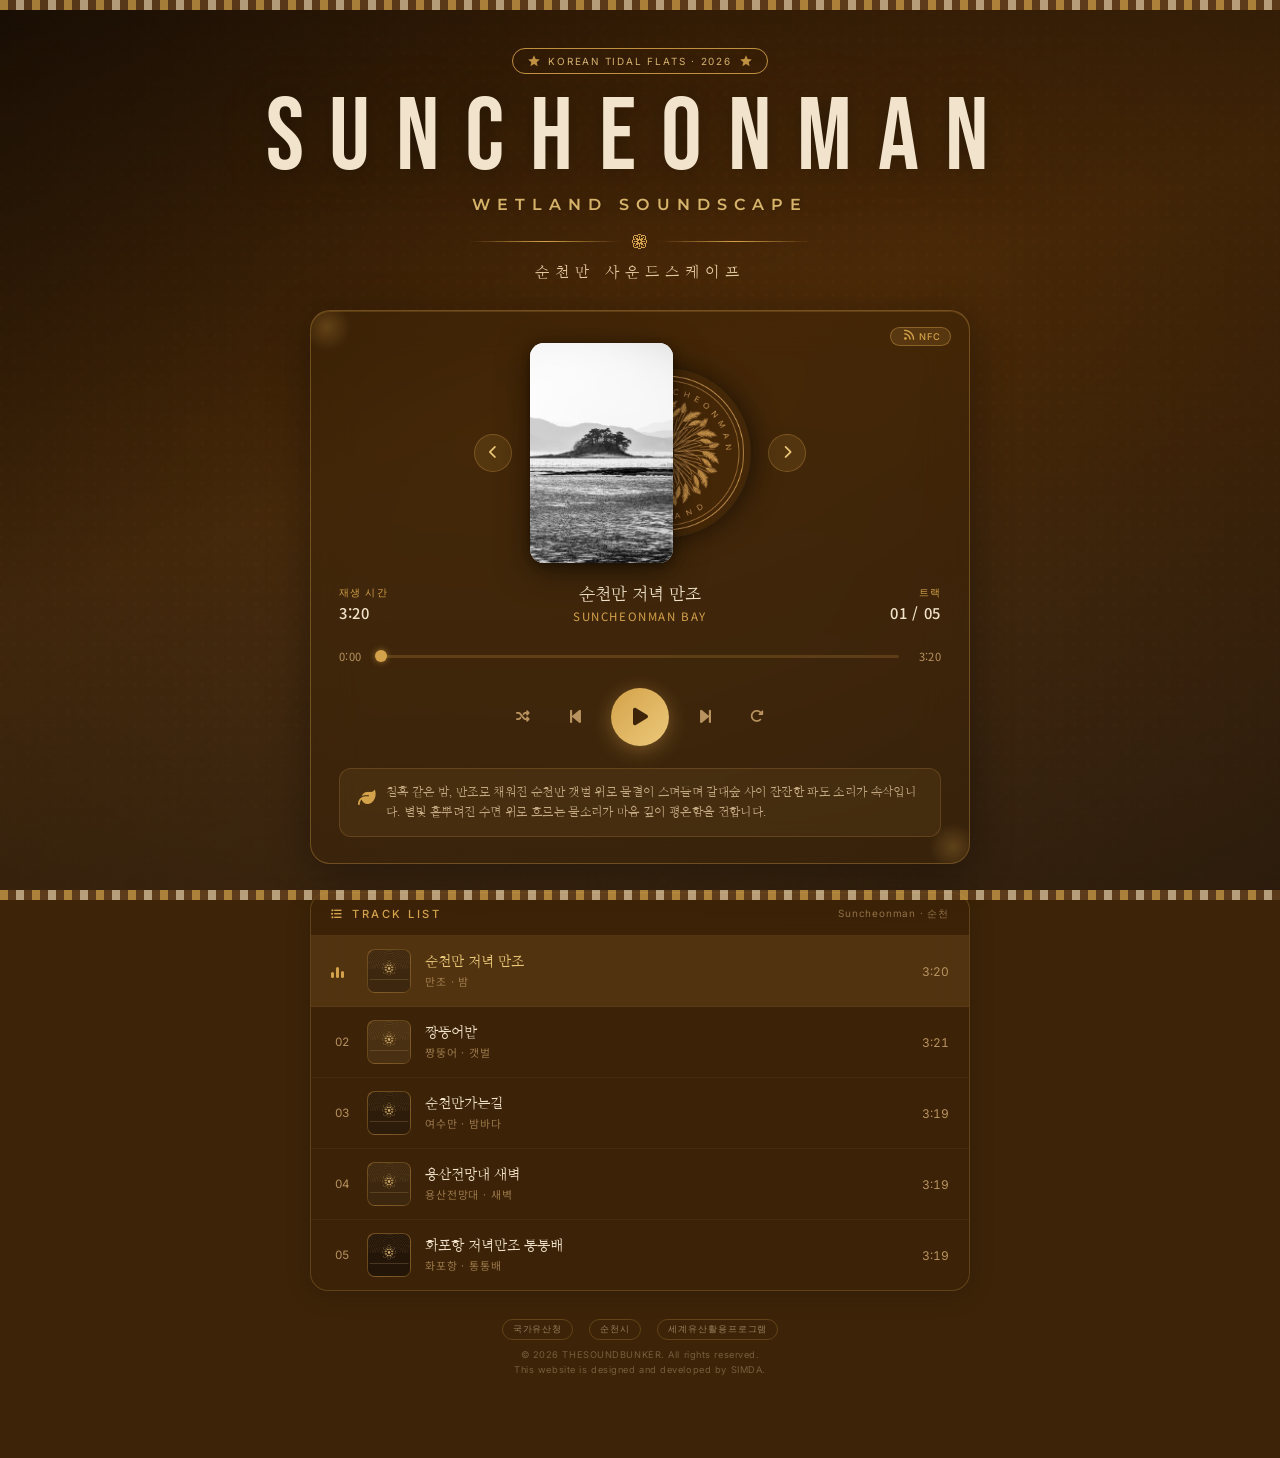
<file: suncheonman/index.html>
<!DOCTYPE html>
<html lang="ko">
<head>
  <meta charset="UTF-8" />
  <meta name="viewport" content="width=device-width, initial-scale=1.0" />
  <title>Suncheonman Bay Soundscape — 순천만 사운드스케이프</title>
  <meta name="description" content="람사르 습지 · 한국의 갯벌 순천만의 소리를 담은 사운드트랙. 갈대숲 바람, 흑두루미 울음, 물길 소리로 만나는 순천만의 고요한 시간." />

  <!-- Open Graph / 링크 미리보기 -->
  <meta property="og:type" content="website" />
  <meta property="og:title" content="Suncheonman Bay Soundscape — 순천만 사운드스케이프" />
  <meta property="og:description" content="람사르 습지 · 한국의 갯벌 순천만의 소리를 담은 사운드트랙. 갈대숲 바람, 흑두루미 울음, 물길 소리로 만나는 순천만의 고요한 시간." />
  <meta property="og:image" content="https://soundcollect1.onrender.com/suncheonman/images/cd_cover.jpg" />
  <meta property="og:image:width" content="900" />
  <meta property="og:image:height" content="900" />
  <meta property="og:url" content="https://soundcollect1.onrender.com/suncheonman" />
  <meta name="twitter:card" content="summary_large_image" />
  <meta name="twitter:title" content="Suncheonman Bay Soundscape — 순천만 사운드스케이프" />
  <meta name="twitter:description" content="람사르 습지 · 한국의 갯벌 순천만의 소리를 담은 사운드트랙." />
  <meta name="twitter:image" content="https://soundcollect1.onrender.com/suncheonman/images/cd_cover.jpg" />

  <!-- Fonts -->
  <link rel="preconnect" href="https://fonts.googleapis.com" />
  <link rel="preconnect" href="https://fonts.gstatic.com" crossorigin />
  <link href="https://fonts.googleapis.com/css2?family=Nanum+Myeongjo:wght@400;700;800&family=Bebas+Neue&family=Montserrat:wght@300;400;500;600;700&family=Noto+Sans+KR:wght@300;400;500&family=Inter:wght@300;400;500&display=swap" rel="stylesheet" />

  <!-- Icons -->
  <link rel="stylesheet" href="https://cdn.jsdelivr.net/npm/@fortawesome/fontawesome-free@6.4.0/css/all.min.css" />

  <!-- Styles -->
  <link rel="stylesheet" href="/suncheonman/css/style.css" />
</head>
<body>

  <!-- 단청 상단 장식 -->
  <div class="danchung-top" aria-hidden="true"></div>
  <div class="danchung-bottom" aria-hidden="true"></div>

  <!-- 배경 레이어 -->
  <div class="bg-overlay" id="bgOverlay"></div>
  <div class="bg-image"   id="bgImage"></div>

  <!-- ════════ 메인 컨테이너 ════════ -->
  <main class="player-container">

    <!-- ── 헤더 타이틀 ── -->
    <header class="header-area">
      <div class="unesco-badge" aria-label="한국의 갯벌 세계유산">
        Korean Tidal Flats · 2026
      </div>

      <h1 class="title-en"><span class="title-main">Suncheonman</span><span class="title-sub">Wetland Soundscape</span></h1>

      <div class="title-divider" aria-hidden="true">
        <span class="lotus-icon">❁</span>
      </div>

      <p class="title-ko">순천만 사운드스케이프</p>
    </header>

    <!-- ── 플레이어 카드 ── -->
    <section class="player-card" aria-label="음악 플레이어">

      <!-- NFC 배지 -->
      <div class="nfc-badge" aria-label="NFC 지원">
        <i class="fas fa-wifi" style="font-size:0.7rem;transform:rotate(45deg)"></i>
        NFC
      </div>

      <!-- 앨범 / 바이닐 -->
      <div class="artwork-section">
        <button class="nav-btn prev-btn" id="prevTrack" aria-label="이전 트랙">
          <i class="fas fa-chevron-left"></i>
        </button>

        <div class="artwork-wrapper">
          <div class="album-art" id="albumArt">
            <img src="/suncheonman/images/cd_cover.jpg" alt="CD 커버" id="albumImg" />
            <div class="album-fallback" id="albumFallback">
              <i class="fas fa-feather"></i>
            </div>
          </div>
          <div class="vinyl" id="vinyl">
            <img src="/suncheonman/images/cd_disc.png" alt="CD 디스크" class="cd-disc-img" />
          </div>
        </div>

        <button class="nav-btn next-btn" id="nextTrack" aria-label="다음 트랙">
          <i class="fas fa-chevron-right"></i>
        </button>
      </div>

      <!-- 메타 정보 -->
      <div class="meta-row">
        <div class="meta-left">
          <span class="meta-label">재생 시간</span>
          <span class="meta-value" id="totalDuration">0:00</span>
        </div>
        <div class="track-info-center">
          <p class="track-title" id="trackTitle">트랙을 선택하세요</p>
          <p class="track-artist" id="trackArtist">Suncheonman Bay</p>
        </div>
        <div class="meta-right">
          <span class="meta-label">트랙</span>
          <span class="meta-value" id="trackNumber">01 / 05</span>
        </div>
      </div>

      <!-- 진행바 -->
      <div class="progress-section">
        <span class="time-current" id="timeCurrent">0:00</span>
        <div class="progress-bar-wrap" id="progressWrap"
             role="slider" aria-label="재생 위치"
             aria-valuemin="0" aria-valuemax="100" aria-valuenow="0" tabindex="0">
          <div class="progress-bar-bg">
            <div class="progress-bar-fill" id="progressFill"></div>
            <div class="progress-thumb"    id="progressThumb"></div>
          </div>
        </div>
        <span class="time-total" id="timeTotal">0:00</span>
      </div>

      <!-- 컨트롤 -->
      <div class="controls-section">
        <button class="ctrl-btn ctrl-sm" id="shuffleBtn" aria-label="셔플" title="셔플">
          <i class="fas fa-random"></i>
        </button>
        <button class="ctrl-btn ctrl-md" id="prevBtn" aria-label="이전" title="이전">
          <i class="fas fa-step-backward"></i>
        </button>
        <button class="ctrl-btn ctrl-lg play-pause-btn" id="playPauseBtn" aria-label="재생/일시정지">
          <i class="fas fa-play" id="playIcon"></i>
        </button>
        <button class="ctrl-btn ctrl-md" id="nextBtn" aria-label="다음" title="다음">
          <i class="fas fa-step-forward"></i>
        </button>
        <button class="ctrl-btn ctrl-sm" id="repeatBtn" aria-label="반복" title="반복">
          <i class="fas fa-redo-alt"></i>
        </button>
      </div>

      <!-- 사운드 설명 -->
      <div class="sound-description">
        <span class="sound-icon"><i class="fas fa-leaf"></i></span>
        <p id="soundDesc">
          순천만 갈대숲을 스치는 바람 소리와 하늘을 가르는 흑두루미의 울음,
          S자 물길을 따라 흐르는 잔물결과 갯벌의 숨소리까지 — 순천만의 풍경을 고스란히 담았습니다.
        </p>
      </div>

    </section>

    <!-- ── 트랙 리스트 ── -->
    <section class="tracklist-section" aria-label="트랙 목록">
      <div class="tracklist-header">
        <div class="tracklist-header-left">
          <i class="fas fa-list-ul"></i>
          <span>TRACK LIST</span>
        </div>
        <div class="tracklist-header-right">Suncheonman · 순천</div>
      </div>
      <ul class="tracklist" id="tracklist" role="list">
        <!-- JS로 동적 생성 -->
      </ul>
    </section>

    <!-- ── 푸터 ── -->
    <footer class="site-footer">
      <div class="footer-logos">
        <span class="footer-badge">국가유산청</span>
        <span class="footer-badge">순천시</span>
        <span class="footer-badge">세계유산활용프로그램</span>
      </div>
      <p class="footer-copy">
        © 2026 THESOUNDBUNKER. All rights reserved.<br>
        This website is designed and developed by SIMDA.
      </p>
    </footer>

  </main>

  <!-- hidden audio -->
  <audio id="audioPlayer" preload="metadata"></audio>

  <script src="/suncheonman/js/player.js"></script>
</body>
</html>
</file>
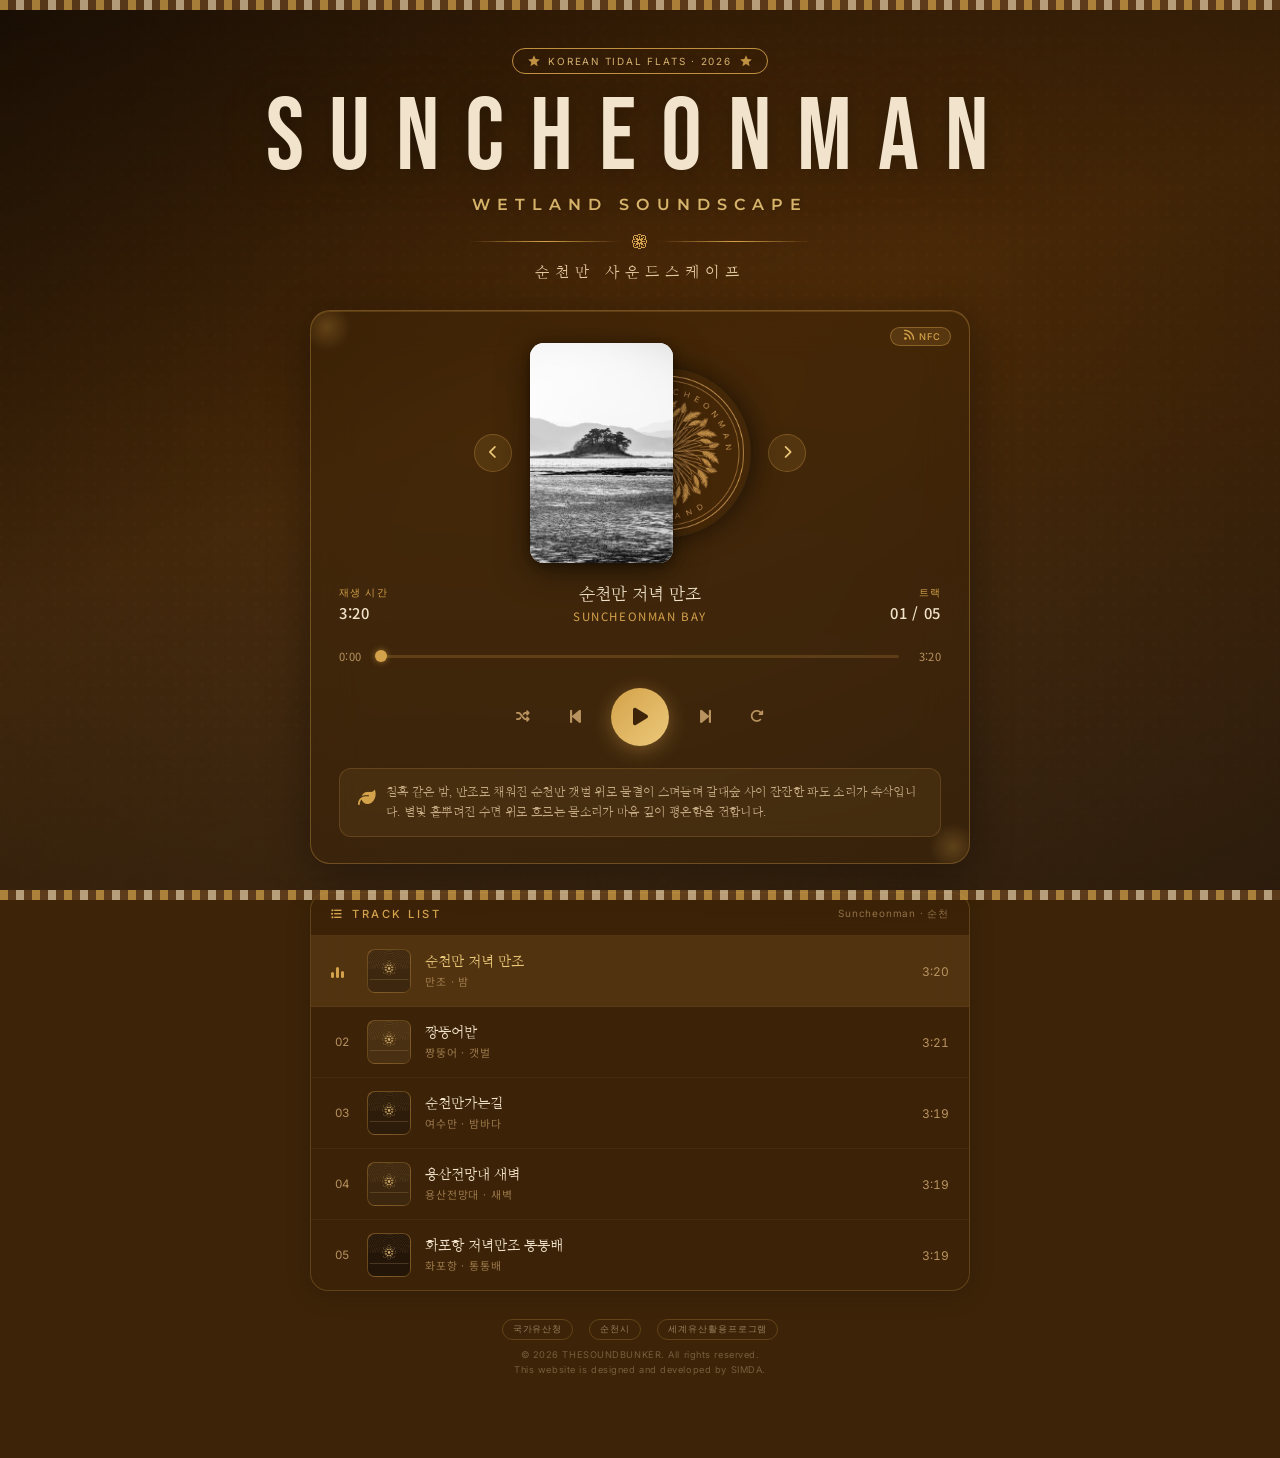
<file: suncheonman.html>
<!DOCTYPE html>
<html>
<head>
  <meta charset="UTF-8">
  <meta http-equiv="refresh" content="0; url=/suncheonman/">
  <link rel="canonical" href="/suncheonman/" />
  <title>Suncheonman Bay Soundscape — 순천만 사운드스케이프</title>
  <meta property="og:type" content="website" />
  <meta property="og:title" content="Suncheonman Bay Soundscape — 순천만 사운드스케이프" />
  <meta property="og:description" content="람사르 습지 · 한국의 갯벌 순천만의 소리를 담은 사운드트랙." />
  <meta property="og:image" content="https://soundcollect1.onrender.com/suncheonman/images/cd_cover.jpg" />
  <meta property="og:image:width" content="900" />
  <meta property="og:image:height" content="900" />
  <meta property="og:url" content="https://soundcollect1.onrender.com/suncheonman" />
  <meta name="twitter:card" content="summary_large_image" />
  <meta name="twitter:image" content="https://soundcollect1.onrender.com/suncheonman/images/cd_cover.jpg" />
</head>
<body>
  <script>window.location.replace('/suncheonman/');</script>
  <p><a href="/suncheonman/">여기를 클릭하세요</a></p>
</body>
</html>
</file>
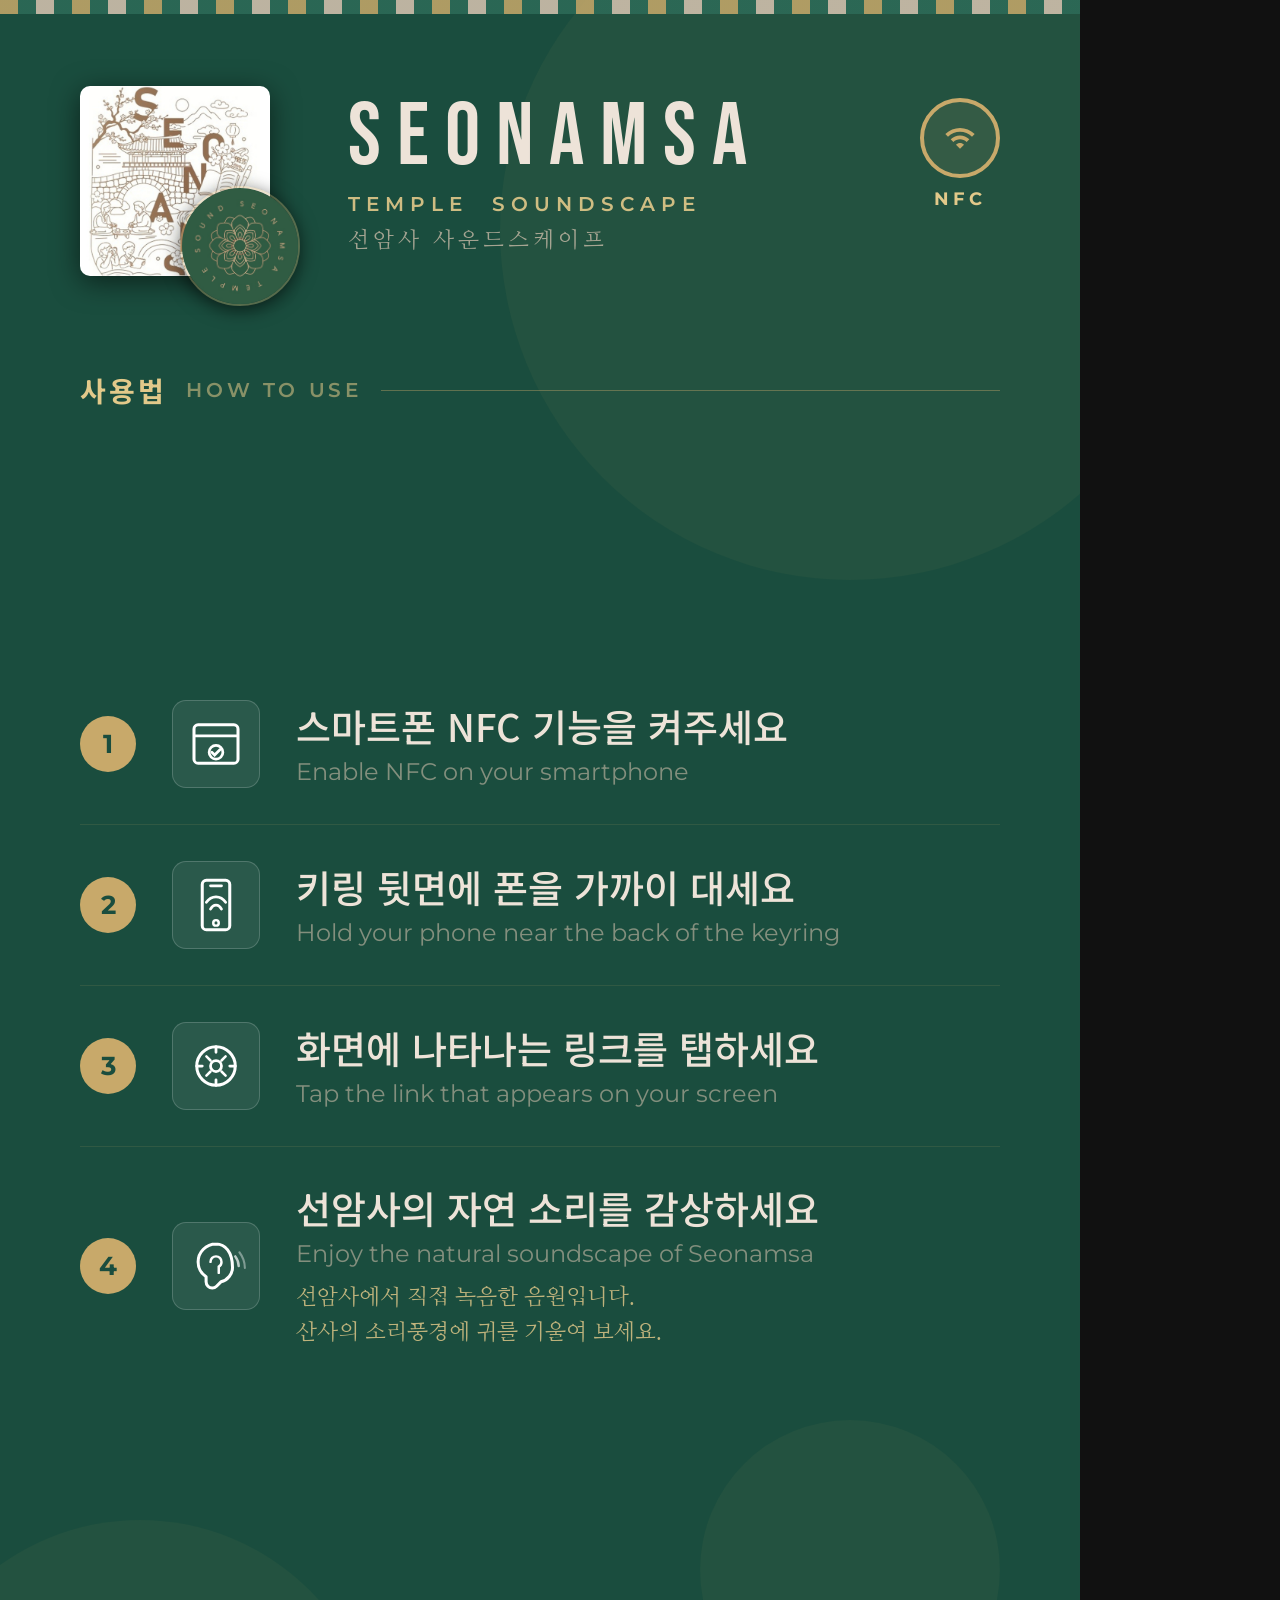
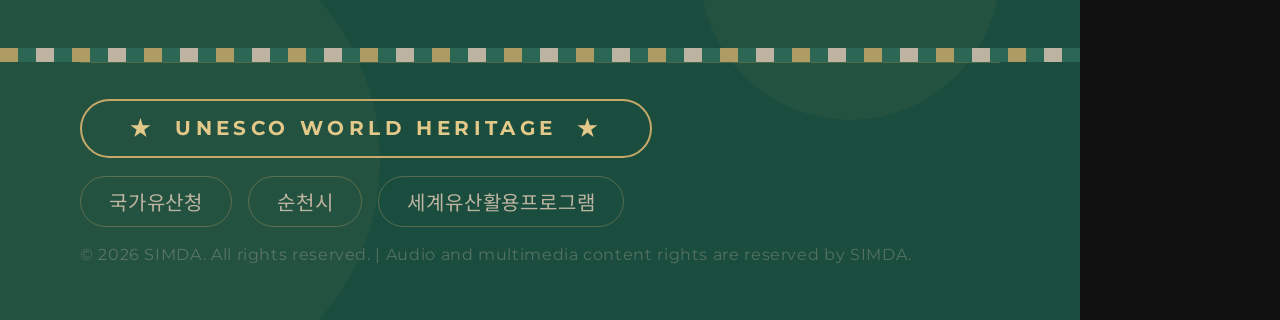
<file: seonamsa/nfc-guide-mobile.html>
<!DOCTYPE html>
<html lang="ko">
<head>
<meta charset="UTF-8"/>
<meta name="viewport" content="width=device-width, initial-scale=1.0"/>
<style>
@import url('https://fonts.googleapis.com/css2?family=Nanum+Myeongjo:wght@400;700&family=Bebas+Neue&family=Montserrat:wght@400;500;600;700&family=Noto+Sans+KR:wght@300;400;500;700&display=swap');

/* ── 1080 × 1920 px 고정 캔버스 ── */
* { box-sizing:border-box; margin:0; padding:0; }
html, body {
  width:1080px; height:1920px;
  overflow:hidden;
  background:#111;
  font-family:'Noto Sans KR',sans-serif;
}

.card {
  width:1080px; height:1920px;
  background:#1A4D3E;
  position:relative;
  overflow:hidden;
  display:flex;
  flex-direction:column;
}

/* ── 단청 장식 바 ── */
.dbar {
  width:100%; height:14px; flex-shrink:0;
  background:repeating-linear-gradient(90deg,
    #C8A96A 0,#C8A96A 18px,
    #2D6B58 18px,#2D6B58 36px,
    #D9C5B2 36px,#D9C5B2 54px,
    #2D6B58 54px,#2D6B58 72px);
  opacity:.85;
}

/* ── 배경 원 장식 ── */
.bgc {
  position:absolute; border-radius:50%;
  background:#C8A96A; opacity:.05; pointer-events:none;
}
.bgc.a { width:700px; height:700px; right:-120px; top:-120px; }
.bgc.b { width:480px; height:480px; left:-100px; bottom:-80px; }
.bgc.c { width:300px; height:300px; right:80px;  bottom:200px; }

/* ── 본문 영역 ── */
.body {
  flex:1;
  display:flex;
  flex-direction:column;
  padding:72px 80px 56px;
  gap:0;
  position:relative;
  z-index:1;
}

/* ── 헤더: CD 이미지 + 타이틀 + NFC ── */
.header {
  display:flex;
  align-items:flex-start;
  gap:48px;
  flex-shrink:0;
  margin-bottom:64px;
}

.cd-stack {
  position:relative;
  width:220px; height:220px;
  flex-shrink:0;
}
.cd-cover {
  position:absolute; top:0; left:0;
  width:190px; height:190px;
  border-radius:10px;
  object-fit:cover;
  box-shadow:0 6px 28px rgba(0,0,0,.55);
  z-index:1;
}
.cd-disc {
  position:absolute; bottom:0; right:0;
  width:120px; height:120px;
  border-radius:50%;
  object-fit:cover;
  box-shadow:0 4px 18px rgba(0,0,0,.6);
  z-index:2;
  border:2px solid rgba(200,169,106,.35);
}

.title-nfc {
  flex:1;
  display:flex;
  align-items:flex-start;
  justify-content:space-between;
}
.title-block { display:flex; flex-direction:column; gap:10px; padding-top:8px; }
.bt-main {
  font-family:'Bebas Neue',sans-serif;
  font-size:88px; letter-spacing:.18em; line-height:1;
  color:#EDE3D8;
}
.bt-sub {
  font-family:'Montserrat',sans-serif;
  font-size:20px; font-weight:600;
  letter-spacing:.30em; text-transform:uppercase;
  color:#E2C98A; opacity:.9;
}
.bt-ko {
  font-family:'Nanum Myeongjo',serif;
  font-size:22px; letter-spacing:.18em;
  color:#D9C5B2; opacity:.72;
}

.nfc-mark {
  display:flex; flex-direction:column;
  align-items:center; gap:10px;
  padding-top:12px;
}
.nfc-outer {
  width:80px; height:80px;
  border-radius:50%;
  border:4px solid #C8A96A;
  display:flex; align-items:center; justify-content:center;
  background:rgba(200,169,106,.1);
}
.nfc-txt {
  font-family:'Montserrat',sans-serif;
  font-size:18px; font-weight:700;
  letter-spacing:.22em; color:#E2C98A;
  text-transform:uppercase;
}

/* ── 구분선 헤더 ── */
.sec-label {
  display:flex; align-items:center; gap:20px;
  margin-bottom:48px;
  flex-shrink:0;
}
.sec-label-ko {
  font-family:'Noto Sans KR',sans-serif;
  font-size:28px; font-weight:700;
  color:#E2C98A; letter-spacing:.1em; white-space:nowrap;
}
.sec-label-en {
  font-family:'Montserrat',sans-serif;
  font-size:20px; font-weight:600;
  color:#E2C98A; letter-spacing:.18em;
  text-transform:uppercase; opacity:.55; white-space:nowrap;
}
.sec-line {
  flex:1; height:1px;
  background:rgba(200,169,106,.4);
}

/* ── 스텝 리스트 ── */
.steps { flex:1; display:flex; flex-direction:column; gap:0; justify-content:center; }

.step {
  display:flex; align-items:center;
  gap:36px; padding:36px 0;
  border-bottom:1px solid rgba(200,169,106,.12);
}
.step:last-child { border-bottom:none; }

.snum {
  width:56px; height:56px; flex-shrink:0;
  background-color:#C8A96A;
  border-radius:50%;
  display:flex; align-items:center; justify-content:center;
  font-family:'Montserrat',sans-serif;
  font-size:26px; font-weight:700;
  color:#1A4D3E;
}

.illust {
  width:88px; height:88px; flex-shrink:0;
  background:rgba(255,255,255,.07);
  border:1.5px solid rgba(255,255,255,.18);
  border-radius:14px;
  display:flex; align-items:center; justify-content:center;
  padding:10px;
}
.illust svg { width:100%; height:100%; }

.stxt { flex:1; }
.sko {
  font-family:'Noto Sans KR',sans-serif;
  font-size:38px; font-weight:500;
  color:#EDE3D8; line-height:1.3;
}
.sen {
  font-family:'Montserrat',sans-serif;
  font-size:24px; color:#D9C5B2;
  opacity:.55; line-height:1.3; margin-top:6px;
}
.snote {
  font-family:'Nanum Myeongjo',serif;
  font-size:22px; color:#E2C98A;
  opacity:.82; line-height:1.6; margin-top:10px;
}

/* ── 푸터 ── */
.footer {
  flex-shrink:0;
  border-top:1px solid rgba(200,169,106,.28);
  padding-top:36px;
  display:flex; flex-direction:column; gap:18px;
  position:relative; z-index:1;
}

.ubadge-row { display:flex; }
.ubadge {
  display:inline-block;
  padding:14px 48px;
  border-width:2px; border-style:solid; border-color:#C8A96A;
  border-radius:999px;
  font-family:'Montserrat',sans-serif;
  font-size:20px; font-weight:700;
  letter-spacing:.22em; color:#E2C98A;
  text-transform:uppercase; white-space:nowrap;
}

.orgs-row { display:flex; gap:16px; align-items:center; flex-wrap:wrap; }
.obadge {
  display:inline-block;
  padding:10px 28px;
  border-width:1.5px; border-style:solid; border-color:rgba(200,169,106,.4);
  border-radius:999px;
  font-family:'Noto Sans KR',sans-serif;
  font-size:20px; font-weight:400;
  color:#D9C5B2; letter-spacing:.04em; opacity:.85;
  white-space:nowrap;
}

.copy {
  font-family:'Montserrat',sans-serif;
  font-size:16px; color:#D9C5B2; opacity:.3;
  letter-spacing:.04em;
}
</style>
</head>
<body>
<div class="card">
  <!-- 배경 장식 -->
  <div class="bgc a"></div>
  <div class="bgc b"></div>
  <div class="bgc c"></div>

  <!-- 상단 단청 바 -->
  <div class="dbar"></div>

  <!-- 본문 -->
  <div class="body">

    <!-- 헤더 -->
    <div class="header">
      <div class="cd-stack">
        <img class="cd-cover" src="[data-uri]" alt="CD"/>
        <img class="cd-disc"  src="[data-uri]"  alt="Disc"/>
      </div>
      <div class="title-nfc">
        <div class="title-block">
          <div class="bt-main">SEONAMSA</div>
          <div class="bt-sub">TEMPLE&nbsp;&nbsp;SOUNDSCAPE</div>
          <div class="bt-ko">선암사 사운드스케이프</div>
        </div>
        <div class="nfc-mark">
          <div class="nfc-outer"><svg viewBox="0 0 24 24" fill="#C8A96A" xmlns="http://www.w3.org/2000/svg" style="width:32px;height:32px;">
  <path d="M1 9l2 2c4.97-4.97 13.03-4.97 18 0l2-2C16.93 2.93 7.08 2.93 1 9zm8 8l3 3 3-3c-1.65-1.66-4.34-1.66-6 0zm-4-4l2 2c2.76-2.76 7.24-2.76 10 0l2-2C15.14 9.14 8.87 9.14 5 13z"/>
</svg></div>
          <div class="nfc-txt">NFC</div>
        </div>
      </div>
    </div>

    <!-- 사용법 섹션 헤더 -->
    <div class="sec-label">
      <span class="sec-label-ko">사용법</span>
      <span class="sec-label-en">How to Use</span>
      <div class="sec-line"></div>
    </div>

    <!-- 스텝 4개 -->
    <div class="steps">
      
    <div class="step">
      <div class="snum">1</div>
      <div class="illust"><svg viewBox="0 0 48 48" fill="none" xmlns="http://www.w3.org/2000/svg">
  <rect x="8" y="10" width="32" height="28" rx="3" stroke="white" stroke-width="2.2"/>
  <path d="M8 18h32" stroke="white" stroke-width="2"/>
  <circle cx="24" cy="30" r="5" stroke="white" stroke-width="2"/>
  <path d="M21 30l2 2 4-4" stroke="white" stroke-width="2" stroke-linecap="round"/>
</svg></div>
      <div class="stxt">
        <div class="sko">스마트폰 NFC 기능을 켜주세요</div>
        <div class="sen">Enable NFC on your smartphone</div>
        
      </div>
    </div>
    <div class="step">
      <div class="snum">2</div>
      <div class="illust"><svg viewBox="0 0 48 48" fill="none" xmlns="http://www.w3.org/2000/svg">
  <rect x="14" y="6" width="20" height="36" rx="3" stroke="white" stroke-width="2.2"/>
  <circle cx="24" cy="37" r="2" stroke="white" stroke-width="1.8"/>
  <path d="M20 10h8" stroke="white" stroke-width="2" stroke-linecap="round"/>
  <path d="M17 22c2-3 5-4 7-4s5 1 7 4" stroke="white" stroke-width="2" stroke-linecap="round"/>
  <path d="M20 27c1-2 2.5-3 4-3s3 1 4 3" stroke="white" stroke-width="2" stroke-linecap="round"/>
</svg></div>
      <div class="stxt">
        <div class="sko">키링 뒷면에 폰을 가까이 대세요</div>
        <div class="sen">Hold your phone near the back of the keyring</div>
        
      </div>
    </div>
    <div class="step">
      <div class="snum">3</div>
      <div class="illust"><svg viewBox="0 0 48 48" fill="none" xmlns="http://www.w3.org/2000/svg">
  <circle cx="24" cy="24" r="14" stroke="white" stroke-width="2.2"/>
  <circle cx="24" cy="24" r="4" stroke="white" stroke-width="2"/>
  <path d="M24 10v4M24 34v4M10 24h4M34 24h4" stroke="white" stroke-width="2" stroke-linecap="round"/>
  <path d="M17 17l3 3M28 28l3 3M17 31l3-3M28 20l3-3" stroke="white" stroke-width="1.8" stroke-linecap="round"/>
</svg></div>
      <div class="stxt">
        <div class="sko">화면에 나타나는 링크를 탭하세요</div>
        <div class="sen">Tap the link that appears on your screen</div>
        
      </div>
    </div>
    <div class="step">
      <div class="snum">4</div>
      <div class="illust"><svg viewBox="0 0 48 48" fill="none" xmlns="http://www.w3.org/2000/svg">
  <path d="M24 8c-7.2 0-13 5.8-13 13 0 4.5 2.3 8.5 5.8 10.8v3.7c0 2.5 2 4.5 4.5 4.5 1.2 0 2.3-.5 3.1-1.3l3.2-3.2c4.9-1.2 8.4-5.6 8.4-10.5C36 13.8 30.6 8 24 8z" stroke="white" stroke-width="2.2" stroke-linejoin="round"/>
  <path d="M20 21c0-2.2 1.8-4 4-4s4 1.8 4 4c0 1.5-.8 2.8-2 3.5v4.5" stroke="white" stroke-width="1.8" stroke-linecap="round"/>
  <path d="M38 17c1.5 2 2.5 4.5 2.5 7" stroke="white" stroke-width="1.8" stroke-linecap="round" opacity="0.7"/>
  <path d="M41 14c2.5 3.2 4 7.2 4 11.5" stroke="white" stroke-width="1.5" stroke-linecap="round" opacity="0.4"/>
</svg></div>
      <div class="stxt">
        <div class="sko">선암사의 자연 소리를 감상하세요</div>
        <div class="sen">Enjoy the natural soundscape of Seonamsa</div>
        <div class="snote">선암사에서 직접 녹음한 음원입니다.<br>산사의 소리풍경에 귀를 기울여 보세요.</div>
      </div>
    </div>
    </div>

  </div>

  <!-- 하단 단청 바 -->
  <div class="dbar"></div>

  <!-- 푸터 (단청 바 위) -->
  <div style="padding:0 80px 56px; position:relative; z-index:1;">
    <div class="footer">
      <div class="ubadge-row">
        <span class="ubadge">★&nbsp;&nbsp;UNESCO WORLD HERITAGE&nbsp;&nbsp;★</span>
      </div>
      <div class="orgs-row">
        <span class="obadge">국가유산청</span>
        <span class="obadge">순천시</span>
        <span class="obadge">세계유산활용프로그램</span>
      </div>
      <div class="copy">© 2026 SIMDA. All rights reserved. | Audio and multimedia content rights are reserved by SIMDA.</div>
    </div>
  </div>

</div>
</body>
</html>
</file>
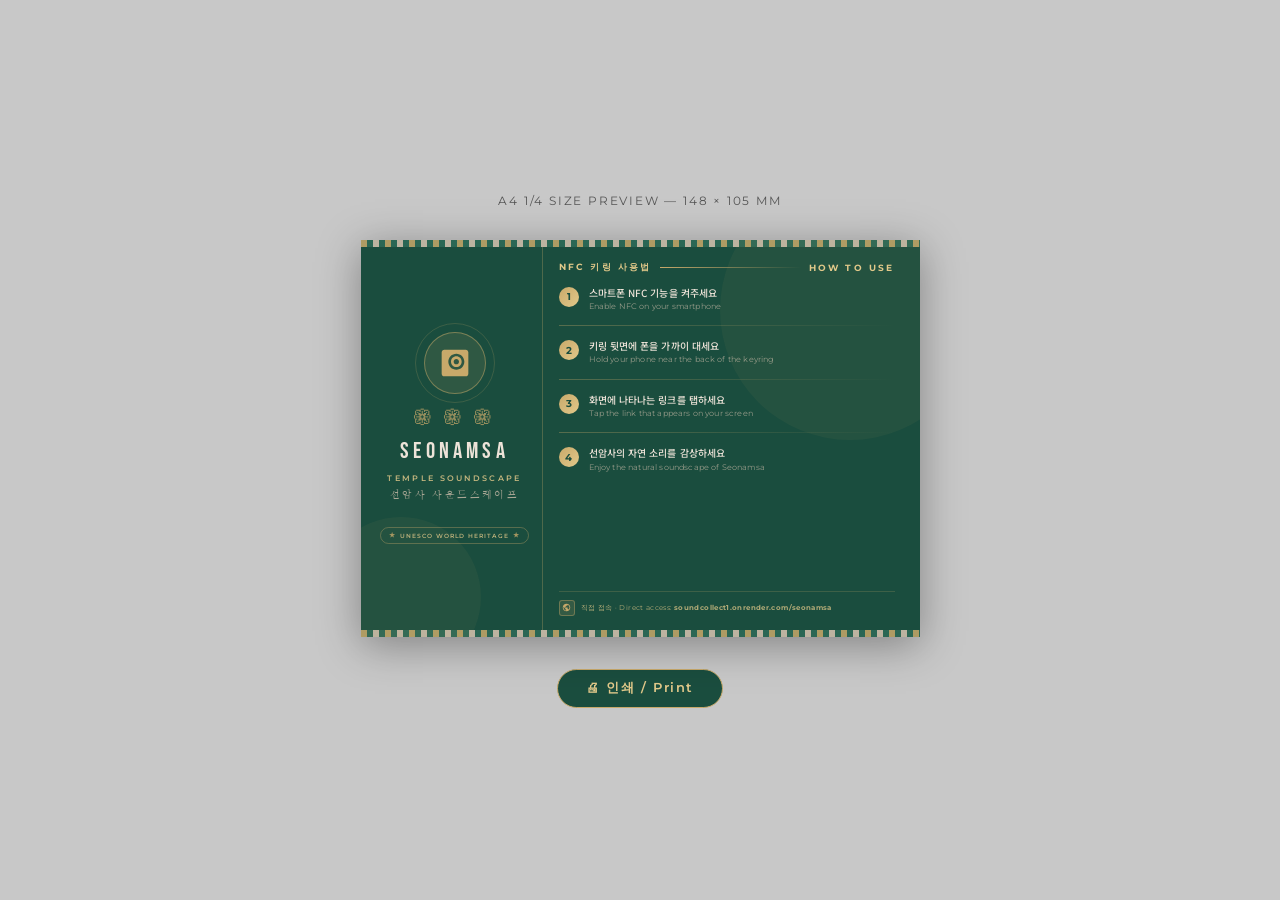
<file: seonamsa/nfc-guide.html>
<!DOCTYPE html>
<html lang="ko">
<head>
  <meta charset="UTF-8" />
  <meta name="viewport" content="width=device-width, initial-scale=1.0" />
  <title>NFC 키링 사용법 — 선암사 사운드스케이프</title>

  <link rel="preconnect" href="https://fonts.googleapis.com" />
  <link rel="preconnect" href="https://fonts.gstatic.com" crossorigin />
  <link href="https://fonts.googleapis.com/css2?family=Nanum+Myeongjo:wght@400;700&family=Bebas+Neue&family=Montserrat:wght@400;500;600;700&family=Noto+Sans+KR:wght@300;400;500;700&display=swap" rel="stylesheet" />

  <style>
    /* ── 팔레트 (선암사 디자인 시스템) ── */
    :root {
      --green-deep:  #1A4D3E;
      --green-mid:   #2D6B58;
      --green-light: #4A8A72;
      --beige:       #D9C5B2;
      --beige-light: #EDE3D8;
      --gold:        #C8A96A;
      --gold-light:  #E2C98A;
      --white:       #F8F4EE;
      --text-dark:   #1A2E26;
    }

    /* ── 리셋 ── */
    *, *::before, *::after { box-sizing: border-box; margin: 0; padding: 0; }

    /* ── 화면 미리보기 레이아웃 ── */
    body {
      background: #c8c8c8;
      display: flex;
      flex-direction: column;
      align-items: center;
      justify-content: center;
      min-height: 100vh;
      gap: 32px;
      padding: 40px 20px;
      font-family: 'Noto Sans KR', sans-serif;
    }

    .preview-label {
      font-family: 'Montserrat', sans-serif;
      font-size: 0.75rem;
      color: #555;
      letter-spacing: 0.15em;
      text-transform: uppercase;
    }

    /* ── A4 1/4 카드 (148mm × 105mm @ 96dpi ≈ 559×397px) ── */
    .card {
      width:  559px;
      height: 397px;
      background: var(--green-deep);
      position: relative;
      overflow: hidden;
      box-shadow: 0 8px 40px rgba(0,0,0,0.35);

      /* 인쇄 시 정확한 크기 */
      /* @media print: 148mm × 105mm */
    }

    /* ── 단청 상단 바 ── */
    .danchung-bar {
      position: absolute;
      left: 0; right: 0;
      height: 7px;
      background: repeating-linear-gradient(
        90deg,
        var(--gold)       0px,  var(--gold)       6px,
        var(--green-mid)  6px,  var(--green-mid)  12px,
        var(--beige)      12px, var(--beige)       18px,
        var(--green-mid)  18px, var(--green-mid)   24px
      );
      opacity: 0.85;
    }
    .danchung-bar.top    { top: 0; }
    .danchung-bar.bottom { bottom: 0; }

    /* ── 배경 원형 장식 (연꽃 느낌) ── */
    .bg-circle {
      position: absolute;
      border-radius: 50%;
      opacity: 0.06;
      background: var(--gold);
    }
    .bg-circle.c1 { width: 260px; height: 260px; right: -60px; top: -60px; }
    .bg-circle.c2 { width: 160px; height: 160px; left: -40px; bottom: -40px; }

    /* ── 메인 레이아웃: 좌(아이콘+타이틀) / 우(스텝) ── */
    .card-inner {
      position: absolute;
      inset: 7px;
      display: flex;
      gap: 0;
    }

    /* ── 좌측 패널 ── */
    .panel-left {
      width: 175px;
      flex-shrink: 0;
      display: flex;
      flex-direction: column;
      align-items: center;
      justify-content: center;
      gap: 10px;
      padding: 14px 12px;
      border-right: 1px solid rgba(200,169,106,0.3);
    }

    /* NFC 웨이브 아이콘 (SVG 인라인) */
    .nfc-icon-wrap {
      width: 62px;
      height: 62px;
      background: rgba(200,169,106,0.12);
      border: 1.5px solid rgba(200,169,106,0.5);
      border-radius: 50%;
      display: flex;
      align-items: center;
      justify-content: center;
      position: relative;
    }
    .nfc-icon-wrap::before {
      content: '';
      position: absolute;
      width: 80px; height: 80px;
      border: 1px solid rgba(200,169,106,0.2);
      border-radius: 50%;
    }

    .nfc-icon-wrap svg {
      width: 32px;
      height: 32px;
      fill: var(--gold);
    }

    /* 단청 연꽃 소형 */
    .lotus-small {
      font-size: 1.1rem;
      color: var(--gold);
      opacity: 0.7;
      letter-spacing: 4px;
    }

    .left-title-en {
      font-family: 'Bebas Neue', sans-serif;
      font-size: 1.45rem;
      color: var(--beige-light);
      letter-spacing: 0.18em;
      text-align: center;
      line-height: 1.1;
    }
    .left-title-sub {
      font-family: 'Montserrat', sans-serif;
      font-size: 0.48rem;
      font-weight: 600;
      color: var(--gold-light);
      letter-spacing: 0.3em;
      text-transform: uppercase;
      text-align: center;
      opacity: 0.85;
    }
    .left-title-ko {
      font-family: 'Nanum Myeongjo', serif;
      font-size: 0.6rem;
      color: var(--beige);
      letter-spacing: 0.25em;
      text-align: center;
      opacity: 0.75;
      margin-top: -4px;
    }

    /* UNESCO 배지 소형 */
    .mini-badge {
      display: inline-flex;
      align-items: center;
      gap: 4px;
      padding: 3px 8px;
      border: 1px solid rgba(200,169,106,0.45);
      border-radius: 100px;
      font-family: 'Montserrat', sans-serif;
      font-size: 0.38rem;
      font-weight: 600;
      letter-spacing: 0.16em;
      color: var(--gold-light);
      text-transform: uppercase;
      opacity: 0.8;
    }
    .mini-badge::before,
    .mini-badge::after {
      content: '★';
      font-size: 0.38rem;
      color: var(--gold);
    }

    /* ── 우측 패널 ── */
    .panel-right {
      flex: 1;
      display: flex;
      flex-direction: column;
      justify-content: center;
      padding: 14px 18px 14px 16px;
      gap: 0;
    }

    /* 헤더 라인 */
    .guide-header {
      display: flex;
      align-items: center;
      gap: 8px;
      margin-bottom: 12px;
    }
    .guide-header-line {
      flex: 1;
      height: 1px;
      background: linear-gradient(90deg, var(--gold), transparent);
    }
    .guide-header-text {
      font-family: 'Montserrat', sans-serif;
      font-size: 0.55rem;
      font-weight: 700;
      letter-spacing: 0.25em;
      color: var(--gold-light);
      text-transform: uppercase;
      white-space: nowrap;
    }

    /* 스텝 목록 */
    .steps {
      display: flex;
      flex-direction: column;
      gap: 9px;
      flex: 1;
    }

    .step {
      display: flex;
      align-items: flex-start;
      gap: 10px;
    }

    .step-num {
      width: 20px;
      height: 20px;
      flex-shrink: 0;
      background: linear-gradient(135deg, var(--gold), var(--gold-light));
      border-radius: 50%;
      display: flex;
      align-items: center;
      justify-content: center;
      font-family: 'Montserrat', sans-serif;
      font-size: 0.6rem;
      font-weight: 700;
      color: var(--green-deep);
      margin-top: 1px;
    }

    .step-text {
      flex: 1;
    }
    .step-ko {
      font-family: 'Noto Sans KR', sans-serif;
      font-size: 0.62rem;
      font-weight: 500;
      color: var(--beige-light);
      line-height: 1.45;
      letter-spacing: 0.01em;
    }
    .step-en {
      font-family: 'Montserrat', sans-serif;
      font-size: 0.5rem;
      font-weight: 400;
      color: var(--beige);
      opacity: 0.65;
      line-height: 1.4;
      letter-spacing: 0.02em;
      margin-top: 1px;
    }

    /* 구분선 */
    .divider {
      height: 1px;
      background: linear-gradient(90deg, rgba(200,169,106,0.35), transparent);
      margin: 4px 0;
    }

    /* 하단 URL 힌트 */
    .url-hint {
      display: flex;
      align-items: center;
      gap: 6px;
      margin-top: 10px;
      padding-top: 8px;
      border-top: 1px solid rgba(200,169,106,0.2);
    }
    .url-hint-icon {
      width: 16px;
      height: 16px;
      background: rgba(200,169,106,0.15);
      border: 1px solid rgba(200,169,106,0.4);
      border-radius: 3px;
      display: flex;
      align-items: center;
      justify-content: center;
      flex-shrink: 0;
    }
    .url-hint-icon svg {
      width: 9px; height: 9px;
      fill: var(--gold);
    }
    .url-text {
      font-family: 'Montserrat', sans-serif;
      font-size: 0.46rem;
      color: var(--gold-light);
      letter-spacing: 0.05em;
      opacity: 0.75;
    }
    .url-text strong {
      font-weight: 700;
      opacity: 1;
      color: var(--gold-light);
    }

    /* ── 인쇄 스타일 ── */
    @media print {
      body {
        background: white;
        padding: 0;
        margin: 0;
        display: block;
      }
      .preview-label { display: none; }
      .print-btn     { display: none; }

      .card {
        width: 148mm;
        height: 105mm;
        box-shadow: none;
        page-break-after: avoid;
        margin: 0 auto;
      }
    }

    /* ── 인쇄 버튼 ── */
    .print-btn {
      padding: 10px 28px;
      background: var(--green-deep);
      color: var(--gold-light);
      border: 1px solid var(--gold);
      border-radius: 100px;
      font-family: 'Montserrat', sans-serif;
      font-size: 0.8rem;
      font-weight: 600;
      letter-spacing: 0.12em;
      cursor: pointer;
      transition: background 0.2s;
    }
    .print-btn:hover { background: var(--green-mid); }
  </style>
</head>
<body>

  <p class="preview-label">A4 1/4 Size Preview — 148 × 105 mm</p>

  <!-- ════════ 카드 본체 ════════ -->
  <div class="card">

    <!-- 단청 바 -->
    <div class="danchung-bar top"></div>
    <div class="danchung-bar bottom"></div>

    <!-- 배경 원형 장식 -->
    <div class="bg-circle c1"></div>
    <div class="bg-circle c2"></div>

    <div class="card-inner">

      <!-- ── 좌측 패널 ── -->
      <div class="panel-left">

        <!-- NFC 아이콘 -->
        <div class="nfc-icon-wrap">
          <svg viewBox="0 0 24 24" xmlns="http://www.w3.org/2000/svg">
            <path d="M20 2H4c-1.1 0-2 .9-2 2v16c0 1.1.9 2 2 2h16c1.1 0 2-.9 2-2V4c0-1.1-.9-2-2-2zm-7 15c-3.31 0-6-2.69-6-6s2.69-6 6-6 6 2.69 6 6-2.69 6-6 6zm0-10c-2.21 0-4 1.79-4 4s1.79 4 4 4 4-1.79 4-4-1.79-4-4-4zm0 6c-1.1 0-2-.9-2-2s.9-2 2-2 2 .9 2 2-.9 2-2 2z"/>
          </svg>
        </div>

        <div class="lotus-small">❁ ❁ ❁</div>

        <div class="left-title-en">SEONAMSA</div>
        <div class="left-title-sub">Temple Soundscape</div>
        <div class="left-title-ko">선암사 사운드스케이프</div>

        <div style="height:6px;"></div>

        <div class="mini-badge">UNESCO World Heritage</div>

      </div>

      <!-- ── 우측 패널 ── -->
      <div class="panel-right">

        <div class="guide-header">
          <span class="guide-header-text">NFC 키링 사용법</span>
          <div class="guide-header-line"></div>
          <span class="guide-header-text">How to Use</span>
        </div>

        <div class="steps">

          <div class="step">
            <div class="step-num">1</div>
            <div class="step-text">
              <div class="step-ko">스마트폰 NFC 기능을 켜주세요</div>
              <div class="step-en">Enable NFC on your smartphone</div>
            </div>
          </div>

          <div class="divider"></div>

          <div class="step">
            <div class="step-num">2</div>
            <div class="step-text">
              <div class="step-ko">키링 뒷면에 폰을 가까이 대세요</div>
              <div class="step-en">Hold your phone near the back of the keyring</div>
            </div>
          </div>

          <div class="divider"></div>

          <div class="step">
            <div class="step-num">3</div>
            <div class="step-text">
              <div class="step-ko">화면에 나타나는 링크를 탭하세요</div>
              <div class="step-en">Tap the link that appears on your screen</div>
            </div>
          </div>

          <div class="divider"></div>

          <div class="step">
            <div class="step-num">4</div>
            <div class="step-text">
              <div class="step-ko">선암사의 자연 소리를 감상하세요</div>
              <div class="step-en">Enjoy the natural soundscape of Seonamsa</div>
            </div>
          </div>

        </div>

        <!-- URL 힌트 -->
        <div class="url-hint">
          <div class="url-hint-icon">
            <svg viewBox="0 0 24 24" xmlns="http://www.w3.org/2000/svg">
              <path d="M12 2C6.48 2 2 6.48 2 12s4.48 10 10 10 10-4.48 10-10S17.52 2 12 2zm-1 17.93c-3.95-.49-7-3.85-7-7.93 0-.62.08-1.21.21-1.79L9 15v1c0 1.1.9 2 2 2v1.93zm6.9-2.54c-.26-.81-1-1.39-1.9-1.39h-1v-3c0-.55-.45-1-1-1H8v-2h2c.55 0 1-.45 1-1V7h2c1.1 0 2-.9 2-2v-.41c2.93 1.19 5 4.06 5 7.41 0 2.08-.8 3.97-2.1 5.39z"/>
            </svg>
          </div>
          <div class="url-text">
            직접 접속 · Direct access: <strong>soundcollect1.onrender.com/seonamsa</strong>
          </div>
        </div>

      </div>
    </div>
  </div>

  <button class="print-btn" onclick="window.print()">🖨 인쇄 / Print</button>

</body>
</html>
</file>
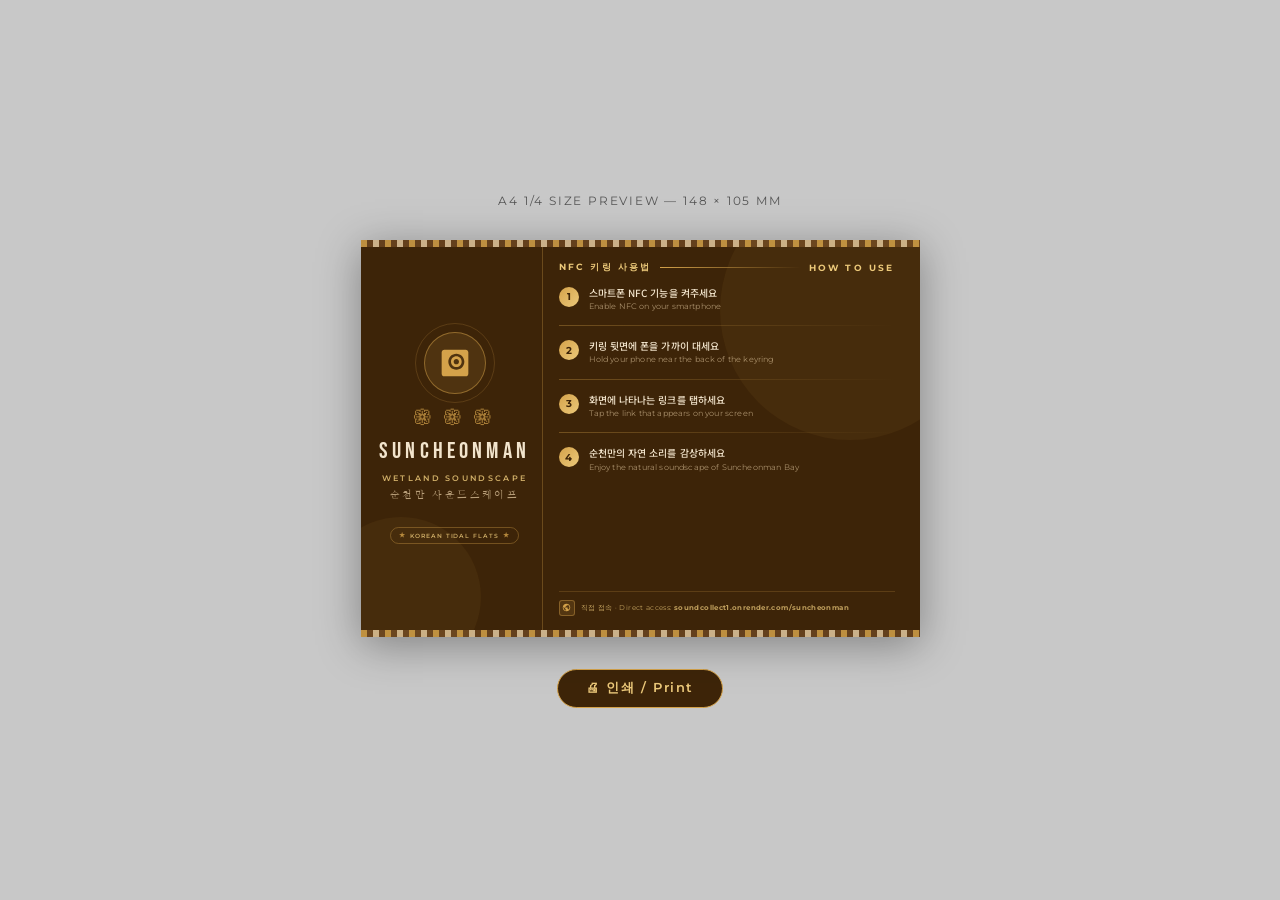
<file: suncheonman/nfc-guide.html>
<!DOCTYPE html>
<html lang="ko">
<head>
  <meta charset="UTF-8" />
  <meta name="viewport" content="width=device-width, initial-scale=1.0" />
  <title>NFC 키링 사용법 — 순천만 사운드스케이프</title>

  <link rel="preconnect" href="https://fonts.googleapis.com" />
  <link rel="preconnect" href="https://fonts.gstatic.com" crossorigin />
  <link href="https://fonts.googleapis.com/css2?family=Nanum+Myeongjo:wght@400;700&family=Bebas+Neue&family=Montserrat:wght@400;500;600;700&family=Noto+Sans+KR:wght@300;400;500;700&display=swap" rel="stylesheet" />

  <style>
    /* ── 팔레트 (순천만 디자인 시스템) ── */
    :root {
      --green-deep:  #3D2408;
      --green-mid:   #6B4520;
      --green-light: #9C6F35;
      --beige:       #E3C9A0;
      --beige-light: #F2E4CC;
      --gold:        #D4A24A;
      --gold-light:  #ECC97A;
      --white:       #FBF3E6;
      --text-dark:   #2E1D0F;
    }

    /* ── 리셋 ── */
    *, *::before, *::after { box-sizing: border-box; margin: 0; padding: 0; }

    /* ── 화면 미리보기 레이아웃 ── */
    body {
      background: #c8c8c8;
      display: flex;
      flex-direction: column;
      align-items: center;
      justify-content: center;
      min-height: 100vh;
      gap: 32px;
      padding: 40px 20px;
      font-family: 'Noto Sans KR', sans-serif;
    }

    .preview-label {
      font-family: 'Montserrat', sans-serif;
      font-size: 0.75rem;
      color: #555;
      letter-spacing: 0.15em;
      text-transform: uppercase;
    }

    /* ── A4 1/4 카드 (148mm × 105mm @ 96dpi ≈ 559×397px) ── */
    .card {
      width:  559px;
      height: 397px;
      background: var(--green-deep);
      position: relative;
      overflow: hidden;
      box-shadow: 0 8px 40px rgba(0,0,0,0.35);

      /* 인쇄 시 정확한 크기 */
      /* @media print: 148mm × 105mm */
    }

    /* ── 단청 상단 바 ── */
    .danchung-bar {
      position: absolute;
      left: 0; right: 0;
      height: 7px;
      background: repeating-linear-gradient(
        90deg,
        var(--gold)       0px,  var(--gold)       6px,
        var(--green-mid)  6px,  var(--green-mid)  12px,
        var(--beige)      12px, var(--beige)       18px,
        var(--green-mid)  18px, var(--green-mid)   24px
      );
      opacity: 0.85;
    }
    .danchung-bar.top    { top: 0; }
    .danchung-bar.bottom { bottom: 0; }

    /* ── 배경 원형 장식 (연꽃 느낌) ── */
    .bg-circle {
      position: absolute;
      border-radius: 50%;
      opacity: 0.06;
      background: var(--gold);
    }
    .bg-circle.c1 { width: 260px; height: 260px; right: -60px; top: -60px; }
    .bg-circle.c2 { width: 160px; height: 160px; left: -40px; bottom: -40px; }

    /* ── 메인 레이아웃: 좌(아이콘+타이틀) / 우(스텝) ── */
    .card-inner {
      position: absolute;
      inset: 7px;
      display: flex;
      gap: 0;
    }

    /* ── 좌측 패널 ── */
    .panel-left {
      width: 175px;
      flex-shrink: 0;
      display: flex;
      flex-direction: column;
      align-items: center;
      justify-content: center;
      gap: 10px;
      padding: 14px 12px;
      border-right: 1px solid rgba(212,162,74,0.3);
    }

    /* NFC 웨이브 아이콘 (SVG 인라인) */
    .nfc-icon-wrap {
      width: 62px;
      height: 62px;
      background: rgba(212,162,74,0.12);
      border: 1.5px solid rgba(212,162,74,0.5);
      border-radius: 50%;
      display: flex;
      align-items: center;
      justify-content: center;
      position: relative;
    }
    .nfc-icon-wrap::before {
      content: '';
      position: absolute;
      width: 80px; height: 80px;
      border: 1px solid rgba(212,162,74,0.2);
      border-radius: 50%;
    }

    .nfc-icon-wrap svg {
      width: 32px;
      height: 32px;
      fill: var(--gold);
    }

    /* 단청 연꽃 소형 */
    .lotus-small {
      font-size: 1.1rem;
      color: var(--gold);
      opacity: 0.7;
      letter-spacing: 4px;
    }

    .left-title-en {
      font-family: 'Bebas Neue', sans-serif;
      font-size: 1.45rem;
      color: var(--beige-light);
      letter-spacing: 0.18em;
      text-align: center;
      line-height: 1.1;
    }
    .left-title-sub {
      font-family: 'Montserrat', sans-serif;
      font-size: 0.48rem;
      font-weight: 600;
      color: var(--gold-light);
      letter-spacing: 0.3em;
      text-transform: uppercase;
      text-align: center;
      opacity: 0.85;
    }
    .left-title-ko {
      font-family: 'Nanum Myeongjo', serif;
      font-size: 0.6rem;
      color: var(--beige);
      letter-spacing: 0.25em;
      text-align: center;
      opacity: 0.75;
      margin-top: -4px;
    }

    /* UNESCO 배지 소형 */
    .mini-badge {
      display: inline-flex;
      align-items: center;
      gap: 4px;
      padding: 3px 8px;
      border: 1px solid rgba(212,162,74,0.45);
      border-radius: 100px;
      font-family: 'Montserrat', sans-serif;
      font-size: 0.38rem;
      font-weight: 600;
      letter-spacing: 0.16em;
      color: var(--gold-light);
      text-transform: uppercase;
      opacity: 0.8;
    }
    .mini-badge::before,
    .mini-badge::after {
      content: '★';
      font-size: 0.38rem;
      color: var(--gold);
    }

    /* ── 우측 패널 ── */
    .panel-right {
      flex: 1;
      display: flex;
      flex-direction: column;
      justify-content: center;
      padding: 14px 18px 14px 16px;
      gap: 0;
    }

    /* 헤더 라인 */
    .guide-header {
      display: flex;
      align-items: center;
      gap: 8px;
      margin-bottom: 12px;
    }
    .guide-header-line {
      flex: 1;
      height: 1px;
      background: linear-gradient(90deg, var(--gold), transparent);
    }
    .guide-header-text {
      font-family: 'Montserrat', sans-serif;
      font-size: 0.55rem;
      font-weight: 700;
      letter-spacing: 0.25em;
      color: var(--gold-light);
      text-transform: uppercase;
      white-space: nowrap;
    }

    /* 스텝 목록 */
    .steps {
      display: flex;
      flex-direction: column;
      gap: 9px;
      flex: 1;
    }

    .step {
      display: flex;
      align-items: flex-start;
      gap: 10px;
    }

    .step-num {
      width: 20px;
      height: 20px;
      flex-shrink: 0;
      background: linear-gradient(135deg, var(--gold), var(--gold-light));
      border-radius: 50%;
      display: flex;
      align-items: center;
      justify-content: center;
      font-family: 'Montserrat', sans-serif;
      font-size: 0.6rem;
      font-weight: 700;
      color: var(--green-deep);
      margin-top: 1px;
    }

    .step-text {
      flex: 1;
    }
    .step-ko {
      font-family: 'Noto Sans KR', sans-serif;
      font-size: 0.62rem;
      font-weight: 500;
      color: var(--beige-light);
      line-height: 1.45;
      letter-spacing: 0.01em;
    }
    .step-en {
      font-family: 'Montserrat', sans-serif;
      font-size: 0.5rem;
      font-weight: 400;
      color: var(--beige);
      opacity: 0.65;
      line-height: 1.4;
      letter-spacing: 0.02em;
      margin-top: 1px;
    }

    /* 구분선 */
    .divider {
      height: 1px;
      background: linear-gradient(90deg, rgba(212,162,74,0.35), transparent);
      margin: 4px 0;
    }

    /* 하단 URL 힌트 */
    .url-hint {
      display: flex;
      align-items: center;
      gap: 6px;
      margin-top: 10px;
      padding-top: 8px;
      border-top: 1px solid rgba(212,162,74,0.2);
    }
    .url-hint-icon {
      width: 16px;
      height: 16px;
      background: rgba(212,162,74,0.15);
      border: 1px solid rgba(212,162,74,0.4);
      border-radius: 3px;
      display: flex;
      align-items: center;
      justify-content: center;
      flex-shrink: 0;
    }
    .url-hint-icon svg {
      width: 9px; height: 9px;
      fill: var(--gold);
    }
    .url-text {
      font-family: 'Montserrat', sans-serif;
      font-size: 0.46rem;
      color: var(--gold-light);
      letter-spacing: 0.05em;
      opacity: 0.75;
    }
    .url-text strong {
      font-weight: 700;
      opacity: 1;
      color: var(--gold-light);
    }

    /* ── 인쇄 스타일 ── */
    @media print {
      body {
        background: white;
        padding: 0;
        margin: 0;
        display: block;
      }
      .preview-label { display: none; }
      .print-btn     { display: none; }

      .card {
        width: 148mm;
        height: 105mm;
        box-shadow: none;
        page-break-after: avoid;
        margin: 0 auto;
      }
    }

    /* ── 인쇄 버튼 ── */
    .print-btn {
      padding: 10px 28px;
      background: var(--green-deep);
      color: var(--gold-light);
      border: 1px solid var(--gold);
      border-radius: 100px;
      font-family: 'Montserrat', sans-serif;
      font-size: 0.8rem;
      font-weight: 600;
      letter-spacing: 0.12em;
      cursor: pointer;
      transition: background 0.2s;
    }
    .print-btn:hover { background: var(--green-mid); }
  </style>
</head>
<body>

  <p class="preview-label">A4 1/4 Size Preview — 148 × 105 mm</p>

  <!-- ════════ 카드 본체 ════════ -->
  <div class="card">

    <!-- 단청 바 -->
    <div class="danchung-bar top"></div>
    <div class="danchung-bar bottom"></div>

    <!-- 배경 원형 장식 -->
    <div class="bg-circle c1"></div>
    <div class="bg-circle c2"></div>

    <div class="card-inner">

      <!-- ── 좌측 패널 ── -->
      <div class="panel-left">

        <!-- NFC 아이콘 -->
        <div class="nfc-icon-wrap">
          <svg viewBox="0 0 24 24" xmlns="http://www.w3.org/2000/svg">
            <path d="M20 2H4c-1.1 0-2 .9-2 2v16c0 1.1.9 2 2 2h16c1.1 0 2-.9 2-2V4c0-1.1-.9-2-2-2zm-7 15c-3.31 0-6-2.69-6-6s2.69-6 6-6 6 2.69 6 6-2.69 6-6 6zm0-10c-2.21 0-4 1.79-4 4s1.79 4 4 4 4-1.79 4-4-1.79-4-4-4zm0 6c-1.1 0-2-.9-2-2s.9-2 2-2 2 .9 2 2-.9 2-2 2z"/>
          </svg>
        </div>

        <div class="lotus-small">❁ ❁ ❁</div>

        <div class="left-title-en">SUNCHEONMAN</div>
        <div class="left-title-sub">Wetland Soundscape</div>
        <div class="left-title-ko">순천만 사운드스케이프</div>

        <div style="height:6px;"></div>

        <div class="mini-badge">Korean Tidal Flats</div>

      </div>

      <!-- ── 우측 패널 ── -->
      <div class="panel-right">

        <div class="guide-header">
          <span class="guide-header-text">NFC 키링 사용법</span>
          <div class="guide-header-line"></div>
          <span class="guide-header-text">How to Use</span>
        </div>

        <div class="steps">

          <div class="step">
            <div class="step-num">1</div>
            <div class="step-text">
              <div class="step-ko">스마트폰 NFC 기능을 켜주세요</div>
              <div class="step-en">Enable NFC on your smartphone</div>
            </div>
          </div>

          <div class="divider"></div>

          <div class="step">
            <div class="step-num">2</div>
            <div class="step-text">
              <div class="step-ko">키링 뒷면에 폰을 가까이 대세요</div>
              <div class="step-en">Hold your phone near the back of the keyring</div>
            </div>
          </div>

          <div class="divider"></div>

          <div class="step">
            <div class="step-num">3</div>
            <div class="step-text">
              <div class="step-ko">화면에 나타나는 링크를 탭하세요</div>
              <div class="step-en">Tap the link that appears on your screen</div>
            </div>
          </div>

          <div class="divider"></div>

          <div class="step">
            <div class="step-num">4</div>
            <div class="step-text">
              <div class="step-ko">순천만의 자연 소리를 감상하세요</div>
              <div class="step-en">Enjoy the natural soundscape of Suncheonman Bay</div>
            </div>
          </div>

        </div>

        <!-- URL 힌트 -->
        <div class="url-hint">
          <div class="url-hint-icon">
            <svg viewBox="0 0 24 24" xmlns="http://www.w3.org/2000/svg">
              <path d="M12 2C6.48 2 2 6.48 2 12s4.48 10 10 10 10-4.48 10-10S17.52 2 12 2zm-1 17.93c-3.95-.49-7-3.85-7-7.93 0-.62.08-1.21.21-1.79L9 15v1c0 1.1.9 2 2 2v1.93zm6.9-2.54c-.26-.81-1-1.39-1.9-1.39h-1v-3c0-.55-.45-1-1-1H8v-2h2c.55 0 1-.45 1-1V7h2c1.1 0 2-.9 2-2v-.41c2.93 1.19 5 4.06 5 7.41 0 2.08-.8 3.97-2.1 5.39z"/>
            </svg>
          </div>
          <div class="url-text">
            직접 접속 · Direct access: <strong>soundcollect1.onrender.com/suncheonman</strong>
          </div>
        </div>

      </div>
    </div>
  </div>

  <button class="print-btn" onclick="window.print()">🖨 인쇄 / Print</button>

</body>
</html>
</file>
<file: suncheonman/css/style.css>
/* ===================================================
   순천만 사운드트랙 — Suncheonman Bay Series
   컨셉: 갈대밭 골드 × 갯벌 앰버 × 노을 브라운
   =================================================== */

/* ── Google Fonts (추가: Nanum Myeongjo 한글 세리프) ── */
@import url('https://fonts.googleapis.com/css2?family=Nanum+Myeongjo:wght@400;700;800&family=Bebas+Neue&family=Montserrat:wght@300;400;500;600;700&family=Noto+Sans+KR:wght@300;400;500&family=Inter:wght@300;400;500&display=swap');

/* ══════════════════════════════════════════
   CSS 변수 — 순천만 팔레트 (반드시 최상단)
══════════════════════════════════════════ */
:root {
  --green-deep:    #3D2408;
  --green-mid:     #6B4520;
  --green-light:   #9C6F35;
  --green-pale:    #C9A06A;
  --beige:         #E3C9A0;
  --beige-light:   #F2E4CC;
  --beige-dark:    #B8935F;
  --gold:          #D4A24A;
  --gold-light:    #ECC97A;
  --white:         #FBF3E6;
  --text-dark:     #2E1D0F;
  --text-mid:      #5C4527;
  --text-light:    #A88860;

  /* 투명도 레이어 */
  --glass-bg:      rgba(61, 36, 8, 0.45);
  --glass-border:  rgba(212, 162, 74, 0.35);
  --glass-hover:   rgba(61, 36, 8, 0.60);
}

/* ── RESET ── */
*, *::before, *::after {
  box-sizing: border-box;
  margin: 0;
  padding: 0;
}

html, body {
  width: 100%;
  min-height: 100vh;
  font-family: 'Noto Sans KR', 'Inter', sans-serif;
  overflow-x: hidden;
}

/* ══════════════════════════════════════════
   배경 — 포레스트 그린 자연 그라디언트
══════════════════════════════════════════ */
body {
  background: #3D2408;
}

.bg-image {
  position: fixed;
  inset: 0;
  background: url('../images/background.jpg') center center / cover no-repeat;
  background-color: #3D2408;
  z-index: 0;
}

.bg-overlay {
  position: fixed;
  inset: 0;
  background: linear-gradient(
    160deg,
    rgba(20, 12, 4, 0.82) 0%,
    rgba(61, 36, 8, 0.70) 45%,
    rgba(40, 24, 9, 0.80) 100%
  );
  backdrop-filter: blur(1px);
  -webkit-backdrop-filter: blur(1px);
  z-index: 1;
}

/* ══════════════════════════════════════════
   단청 SVG 패턴 — 상단/하단 장식
══════════════════════════════════════════ */
.danchung-top,
.danchung-bottom {
  position: fixed;
  left: 0;
  right: 0;
  height: 10px;
  z-index: 3;
  background: repeating-linear-gradient(
    90deg,
    var(--gold)       0px,
    var(--gold)       8px,
    var(--green-mid)  8px,
    var(--green-mid)  16px,
    var(--beige)      16px,
    var(--beige)      24px,
    var(--green-mid)  24px,
    var(--green-mid)  32px
  );
  opacity: 0.75;
}
.danchung-top    { top: 0; }
.danchung-bottom { bottom: 0; }

/* ══════════════════════════════════════════
   메인 컨테이너
══════════════════════════════════════════ */
.player-container {
  position: relative;
  z-index: 2;
  min-height: 100vh;
  display: flex;
  flex-direction: column;
  align-items: center;
  justify-content: flex-start;
  padding: 48px 16px 64px;
  gap: 28px;
}

/* ══════════════════════════════════════════
   헤더 — 유네스코 배지 + 타이틀
══════════════════════════════════════════ */
.header-area {
  display: flex;
  flex-direction: column;
  align-items: center;
  gap: 14px;
  text-align: center;
  user-select: none;
}

.unesco-badge {
  display: inline-flex;
  align-items: center;
  gap: 7px;
  padding: 5px 14px;
  border: 1px solid var(--gold);
  border-radius: 100px;
  font-size: 0.62rem;
  letter-spacing: 0.18em;
  color: var(--gold-light);
  text-transform: uppercase;
  font-family: 'Inter', sans-serif;
  font-weight: 400;
  opacity: 0.88;
}
.unesco-badge::before,
.unesco-badge::after {
  content: '';
  width: 14px;
  height: 14px;
  background: var(--gold);
  mask-image: url("data:image/svg+xml,%3Csvg xmlns='http://www.w3.org/2000/svg' viewBox='0 0 24 24'%3E%3Cpath d='M12 2L9.19 8.63 2 9.24l5.46 4.73L5.82 21 12 17.27 18.18 21l-1.64-7.03L22 9.24l-7.19-.61L12 2z'/%3E%3C/svg%3E");
  -webkit-mask-image: url("data:image/svg+xml,%3Csvg xmlns='http://www.w3.org/2000/svg' viewBox='0 0 24 24'%3E%3Cpath d='M12 2L9.19 8.63 2 9.24l5.46 4.73L5.82 21 12 17.27 18.18 21l-1.64-7.03L22 9.24l-7.19-.61L12 2z'/%3E%3C/svg%3E");
  mask-size: contain;
  -webkit-mask-size: contain;
  mask-repeat: no-repeat;
  -webkit-mask-repeat: no-repeat;
  flex-shrink: 0;
}

.title-en {
  display: flex;
  flex-direction: column;
  align-items: center;
  gap: 2px;
  line-height: 1;
}

.title-main {
  font-family: 'Bebas Neue', sans-serif;
  font-style: normal;
  font-weight: 400;
  font-size: clamp(3.2rem, 10vw, 6.4rem);
  color: var(--beige-light);
  letter-spacing: 0.25em;
  text-transform: uppercase;
  text-shadow: 0 2px 28px rgba(0,0,0,0.45), 0 0 60px rgba(216,168,84,0.15);
  line-height: 1;
}

.title-sub {
  font-family: 'Montserrat', sans-serif;
  font-style: normal;
  font-weight: 600;
  font-size: clamp(0.72rem, 2.2vw, 0.98rem);
  color: var(--gold-light);
  letter-spacing: 0.45em;
  text-transform: uppercase;
  opacity: 0.88;
  line-height: 1.7;
  text-shadow: 0 1px 12px rgba(0,0,0,0.3);
}

.title-divider {
  display: flex;
  align-items: center;
  gap: 12px;
  width: 100%;
  max-width: 340px;
}
.title-divider::before,
.title-divider::after {
  content: '';
  flex: 1;
  height: 1px;
  background: linear-gradient(90deg, transparent, var(--gold), transparent);
}
.lotus-icon {
  font-size: 1rem;
  color: var(--gold);
  line-height: 1;
}

.title-ko {
  font-family: 'Nanum Myeongjo', serif;
  font-weight: 400;
  font-size: clamp(0.8rem, 2.2vw, 0.95rem);
  color: var(--beige);
  letter-spacing: 0.4em;
}

/* ══════════════════════════════════════════
   플레이어 카드
══════════════════════════════════════════ */
.player-card {
  width: 100%;
  max-width: 660px;
  background: var(--glass-bg);
  border: 1px solid var(--glass-border);
  border-radius: 20px;
  backdrop-filter: blur(22px);
  -webkit-backdrop-filter: blur(22px);
  padding: 32px 28px 26px;
  display: flex;
  flex-direction: column;
  gap: 22px;
  box-shadow:
    0 8px 40px rgba(0,0,0,0.35),
    inset 0 1px 0 rgba(212,162,74,0.2);
  position: relative;
  overflow: hidden;
}

/* 카드 모서리 단청 장식 */
.player-card::before,
.player-card::after {
  content: '';
  position: absolute;
  width: 48px;
  height: 48px;
  opacity: 0.25;
  background:
    radial-gradient(circle at 50% 50%, var(--gold) 0%, transparent 70%);
  pointer-events: none;
}
.player-card::before { top: -8px; left: -8px; }
.player-card::after  { bottom: -8px; right: -8px; }

/* ── 앨범/바이닐 영역 ── */
.artwork-section {
  display: flex;
  align-items: center;
  justify-content: center;
  gap: 18px;
}

.artwork-wrapper {
  position: relative;
  width: 220px;
  height: 220px;
  flex-shrink: 0;
}

/* ── CD 커버 (실제 이미지) ── */
.album-art {
  position: absolute;
  left: 0;
  top: 0;
  width: 65%;
  height: 100%;
  border-radius: 14px;
  overflow: hidden;
  z-index: 2;
  box-shadow:
    0 8px 32px rgba(0,0,0,0.5),
    0 2px 8px rgba(0,0,0,0.3);
  background: #ffffff;
  display: flex;
  align-items: center;
  justify-content: center;
}

.album-art img {
  width: 100%;
  height: 100%;
  object-fit: cover;
  object-position: center;
  display: block;
}

.album-fallback {
  position: absolute;
  inset: 0;
  display: flex;
  align-items: center;
  justify-content: center;
  color: var(--gold);
  font-size: 2.8rem;
}

/* ── CD 디스크 (실제 이미지 + 회전 애니메이션) ── */
.vinyl {
  position: absolute;
  right: 0;
  top: 50%;
  transform: translateY(-50%);
  width: 76%;
  height: 76%;
  border-radius: 50%;
  overflow: hidden;
  z-index: 1;
  box-shadow:
    4px 0 28px rgba(0,0,0,0.55),
    0 0 0 1px rgba(212,162,74,0.15);
}

/* CD 디스크 이미지 */
.cd-disc-img {
  width: 100%;
  height: 100%;
  object-fit: cover;
  display: block;
  border-radius: 50%;
}

/* vinyl::before, ::after 제거 — 이미지로 대체 */
.vinyl::before,
.vinyl::after {
  display: none;
}

/* 기존 vinyl-center, vinyl-label-ring 숨김 */
.vinyl-center,
.vinyl-label-ring {
  display: none;
}

/* 단청 꽃 SVG 인라인 */
.vinyl-center::before {
  content: '';
  position: absolute;
  inset: 0;
  background-image: url("data:image/svg+xml,%3Csvg xmlns='http://www.w3.org/2000/svg' viewBox='0 0 100 100'%3E%3Ccircle cx='50' cy='50' r='48' fill='none' stroke='%23D4A24A' stroke-width='1' opacity='0.5'/%3E%3Ccircle cx='50' cy='50' r='5' fill='%23D4A24A' opacity='0.8'/%3E%3Cg opacity='0.6' fill='%23D4A24A'%3E%3Cellipse cx='50' cy='28' rx='4' ry='10' transform='rotate(0 50 50)'/%3E%3Cellipse cx='50' cy='28' rx='4' ry='10' transform='rotate(45 50 50)'/%3E%3Cellipse cx='50' cy='28' rx='4' ry='10' transform='rotate(90 50 50)'/%3E%3Cellipse cx='50' cy='28' rx='4' ry='10' transform='rotate(135 50 50)'/%3E%3Cellipse cx='50' cy='28' rx='4' ry='10' transform='rotate(180 50 50)'/%3E%3Cellipse cx='50' cy='28' rx='4' ry='10' transform='rotate(225 50 50)'/%3E%3Cellipse cx='50' cy='28' rx='4' ry='10' transform='rotate(270 50 50)'/%3E%3Cellipse cx='50' cy='28' rx='4' ry='10' transform='rotate(315 50 50)'/%3E%3C/g%3E%3C/svg%3E");
  background-size: contain;
  background-repeat: no-repeat;
  background-position: center;
}

.vinyl-center::after {
  content: '';
  position: absolute;
  top: 50%;
  left: 50%;
  transform: translate(-50%, -50%);
  width: 22%;
  height: 22%;
  border-radius: 50%;
  background: rgba(0,0,0,0.6);
  z-index: 4;
}

/* 바이닐 바깥 링 텍스트 효과 */
.vinyl-label-ring {
  position: absolute;
  inset: 0;
  border-radius: 50%;
  z-index: 2;
  /* CSS로 원형 텍스트 모방 */
  border: 1px solid rgba(212,162,74,0.2);
}

.vinyl.spinning {
  animation: spinVinyl 4s linear infinite;
}

@keyframes spinVinyl {
  from { transform: translateY(-50%) rotate(0deg); }
  to   { transform: translateY(-50%) rotate(360deg); }
}

.nav-btn {
  background: rgba(212,162,74,0.12);
  border: 1px solid rgba(212,162,74,0.3);
  color: var(--gold-light);
  width: 38px;
  height: 38px;
  border-radius: 50%;
  cursor: pointer;
  display: flex;
  align-items: center;
  justify-content: center;
  font-size: 0.85rem;
  transition: all 0.2s ease;
  flex-shrink: 0;
}
.nav-btn:hover {
  background: rgba(212,162,74,0.22);
  color: var(--beige-light);
  transform: scale(1.08);
}

/* ── 메타 행 ── */
.meta-row {
  display: flex;
  align-items: center;
  justify-content: space-between;
  gap: 8px;
}

.meta-left, .meta-right {
  display: flex;
  flex-direction: column;
  gap: 2px;
  min-width: 60px;
}
.meta-right { align-items: flex-end; }

.meta-label {
  font-size: 0.6rem;
  color: var(--gold);
  letter-spacing: 0.12em;
  text-transform: uppercase;
  font-family: 'Inter', sans-serif;
}

.meta-value {
  font-size: 0.92rem;
  color: var(--beige-light);
  font-weight: 500;
  letter-spacing: 0.05em;
  font-variant-numeric: tabular-nums;
}

.track-info-center {
  text-align: center;
  flex: 1;
  overflow: hidden;
}

.track-title {
  font-size: clamp(0.9rem, 2.5vw, 1.05rem);
  font-weight: 500;
  color: var(--beige-light);
  white-space: nowrap;
  overflow: hidden;
  text-overflow: ellipsis;
  font-family: 'Nanum Myeongjo', serif;
}

.track-artist {
  font-size: 0.72rem;
  color: var(--gold);
  margin-top: 3px;
  letter-spacing: 0.14em;
  text-transform: uppercase;
}

/* ── 진행바 ── */
.progress-section {
  display: flex;
  align-items: center;
  gap: 10px;
}

.time-current, .time-total {
  font-size: 0.7rem;
  color: var(--beige-dark);
  min-width: 32px;
  letter-spacing: 0.03em;
  font-variant-numeric: tabular-nums;
  flex-shrink: 0;
}
.time-total { text-align: right; }

.progress-bar-wrap {
  flex: 1;
  height: 20px;
  display: flex;
  align-items: center;
  cursor: pointer;
  position: relative;
}

.progress-bar-bg {
  width: 100%;
  height: 3px;
  background: rgba(212,162,74,0.2);
  border-radius: 100px;
  position: relative;
  transition: height 0.2s;
}

.progress-bar-wrap:hover .progress-bar-bg { height: 5px; }

.progress-bar-fill {
  height: 100%;
  width: 0%;
  background: linear-gradient(90deg, var(--green-light), var(--gold));
  border-radius: 100px;
  transition: width 0.1s linear;
}

.progress-thumb {
  position: absolute;
  top: 50%;
  left: 0%;
  transform: translate(-50%, -50%);
  width: 12px;
  height: 12px;
  background: var(--gold);
  border-radius: 50%;
  box-shadow: 0 0 6px rgba(212,162,74,0.6);
  transition: left 0.1s linear;
  pointer-events: none;
}

/* ── 컨트롤 버튼 ── */
.controls-section {
  display: flex;
  align-items: center;
  justify-content: center;
  gap: 16px;
}

.ctrl-btn {
  background: none;
  border: none;
  color: var(--beige-dark);
  cursor: pointer;
  display: flex;
  align-items: center;
  justify-content: center;
  border-radius: 50%;
  transition: all 0.2s ease;
}
.ctrl-btn:hover {
  color: var(--gold-light);
  transform: scale(1.1);
}
.ctrl-btn.active { color: var(--gold); }

.ctrl-sm { width: 32px; height: 32px; font-size: 0.85rem; }
.ctrl-md { width: 40px; height: 40px; font-size: 1.1rem; }

.play-pause-btn {
  width: 58px;
  height: 58px;
  font-size: 1.25rem;
  background: linear-gradient(135deg, var(--gold) 0%, var(--gold-light) 100%);
  color: var(--green-deep) !important;
  box-shadow: 0 4px 20px rgba(212,162,74,0.4);
  border: none;
}
.play-pause-btn:hover {
  background: linear-gradient(135deg, var(--gold-light) 0%, var(--gold) 100%);
  transform: scale(1.08) !important;
  box-shadow: 0 6px 28px rgba(212,162,74,0.5);
  color: var(--green-deep) !important;
}

/* ── 사운드 설명 텍스트 (새 섹션) ── */
.sound-description {
  background: rgba(212,162,74,0.08);
  border: 1px solid rgba(212,162,74,0.2);
  border-radius: 12px;
  padding: 14px 18px;
  display: flex;
  align-items: flex-start;
  gap: 10px;
}

.sound-description .sound-icon {
  font-size: 1.1rem;
  color: var(--gold);
  margin-top: 1px;
  flex-shrink: 0;
}

.sound-description p {
  font-size: 0.72rem;
  line-height: 1.7;
  color: rgba(227,201,160,0.8);
  letter-spacing: 0.03em;
  font-family: 'Nanum Myeongjo', serif;
}

/* ══════════════════════════════════════════
   트랙리스트 섹션
══════════════════════════════════════════ */
.tracklist-section {
  width: 100%;
  max-width: 660px;
  background: rgba(61, 36, 8, 0.38);
  border: 1px solid rgba(212,162,74,0.25);
  border-radius: 18px;
  backdrop-filter: blur(16px);
  -webkit-backdrop-filter: blur(16px);
  overflow: hidden;
  box-shadow: 0 4px 24px rgba(0,0,0,0.2);
}

.tracklist-header {
  display: flex;
  align-items: center;
  justify-content: space-between;
  padding: 14px 20px;
  border-bottom: 1px solid rgba(212,162,74,0.15);
}

.tracklist-header-left {
  display: flex;
  align-items: center;
  gap: 8px;
  font-size: 0.7rem;
  font-weight: 500;
  color: var(--gold);
  letter-spacing: 0.22em;
  text-transform: uppercase;
  font-family: 'Inter', sans-serif;
}

.tracklist-header-right {
  font-size: 0.62rem;
  color: var(--beige-dark);
  letter-spacing: 0.08em;
  font-family: 'Inter', sans-serif;
  opacity: 0.7;
}

.tracklist { list-style: none; }

.track-item {
  display: flex;
  align-items: center;
  gap: 14px;
  padding: 13px 20px;
  cursor: pointer;
  transition: background 0.2s ease;
  border-bottom: 1px solid rgba(212,162,74,0.07);
}
.track-item:last-child { border-bottom: none; }
.track-item:hover { background: rgba(212,162,74,0.08); }
.track-item.playing { background: rgba(212,162,74,0.13); }

.track-num {
  font-size: 0.72rem;
  color: var(--beige-dark);
  min-width: 22px;
  text-align: center;
  font-variant-numeric: tabular-nums;
  font-family: 'Inter', sans-serif;
}
.track-item.playing .track-num { color: var(--gold); }

/* 이퀄라이저 */
.playing-indicator { display: none; }
.track-item.playing .playing-indicator {
  display: flex;
  gap: 2px;
  align-items: flex-end;
  height: 14px;
}
.playing-indicator span {
  display: inline-block;
  width: 3px;
  background: var(--gold);
  border-radius: 2px;
  animation: equalizer 0.8s ease-in-out infinite alternate;
}
.playing-indicator span:nth-child(1) { height: 6px;  animation-delay: 0s; }
.playing-indicator span:nth-child(2) { height: 11px; animation-delay: 0.15s; }
.playing-indicator span:nth-child(3) { height: 7px;  animation-delay: 0.3s; }

@keyframes equalizer {
  from { transform: scaleY(0.35); }
  to   { transform: scaleY(1); }
}

.track-cover-thumb {
  width: 44px;
  height: 44px;
  border-radius: 8px;
  background: linear-gradient(135deg, var(--green-mid), var(--green-deep));
  border: 1px solid rgba(212,162,74,0.25);
  flex-shrink: 0;
  display: flex;
  align-items: center;
  justify-content: center;
  overflow: hidden;
  color: var(--gold);
  font-size: 1.1rem;
}
.track-cover-thumb img { width: 100%; height: 100%; object-fit: cover; }

.track-details { flex: 1; overflow: hidden; }

.track-name {
  font-size: 0.88rem;
  font-weight: 500;
  color: var(--beige-light);
  white-space: nowrap;
  overflow: hidden;
  text-overflow: ellipsis;
  font-family: 'Nanum Myeongjo', serif;
}
.track-item.playing .track-name { color: var(--gold-light); }

.track-meta {
  font-size: 0.68rem;
  color: var(--beige-dark);
  margin-top: 2px;
  letter-spacing: 0.08em;
  opacity: 0.75;
}

.track-duration {
  font-size: 0.75rem;
  color: var(--beige-dark);
  min-width: 36px;
  text-align: right;
  font-variant-numeric: tabular-nums;
  flex-shrink: 0;
  font-family: 'Inter', sans-serif;
}

/* ══════════════════════════════════════════
   푸터 — 저작권 + 로고
══════════════════════════════════════════ */
.site-footer {
  display: flex;
  flex-direction: column;
  align-items: center;
  gap: 8px;
  padding-bottom: 16px;
  user-select: none;
}

.footer-logos {
  display: flex;
  align-items: center;
  gap: 16px;
  flex-wrap: wrap;
  justify-content: center;
}

.footer-badge {
  display: inline-flex;
  align-items: center;
  gap: 5px;
  padding: 3px 10px;
  border: 1px solid rgba(212,162,74,0.25);
  border-radius: 100px;
  font-size: 0.58rem;
  letter-spacing: 0.1em;
  color: rgba(227,201,160,0.55);
  text-transform: uppercase;
  font-family: 'Inter', sans-serif;
}

.footer-copy {
  font-size: 0.58rem;
  color: rgba(227,201,160,0.35);
  letter-spacing: 0.06em;
  text-align: center;
  line-height: 1.6;
  font-family: 'Inter', sans-serif;
}

/* ══════════════════════════════════════════
   NFC 탭 배지 (플레이어 카드 우상단)
══════════════════════════════════════════ */
.nfc-badge {
  position: absolute;
  top: 16px;
  right: 18px;
  display: flex;
  align-items: center;
  gap: 4px;
  padding: 3px 9px;
  background: rgba(212,162,74,0.15);
  border: 1px solid rgba(212,162,74,0.4);
  border-radius: 100px;
  font-size: 0.58rem;
  letter-spacing: 0.12em;
  color: var(--gold);
  font-family: 'Inter', sans-serif;
  font-weight: 500;
}

/* ══════════════════════════════════════════
   스크롤바
══════════════════════════════════════════ */
::-webkit-scrollbar { width: 5px; }
::-webkit-scrollbar-track { background: transparent; }
::-webkit-scrollbar-thumb {
  background: rgba(212,162,74,0.25);
  border-radius: 3px;
}

/* ══════════════════════════════════════════
   반응형
══════════════════════════════════════════ */
@media (max-width: 600px) {
  .player-container {
    padding: 32px 12px 48px;
    gap: 20px;
  }
  .player-card {
    padding: 22px 16px 20px;
    border-radius: 16px;
    gap: 18px;
  }
  .artwork-wrapper {
    width: 180px;
    height: 180px;
  }
  .track-item { padding: 11px 14px; gap: 10px; }
  .track-cover-thumb { width: 38px; height: 38px; }
  .controls-section { gap: 12px; }
  .play-pause-btn { width: 52px; height: 52px; font-size: 1.15rem; }
  .ctrl-md { width: 36px; height: 36px; }
  .title-main { font-size: clamp(2.6rem, 11vw, 4rem); letter-spacing: 0.2em; }
  .title-sub  { font-size: clamp(0.65rem, 2.8vw, 0.88rem); letter-spacing: 0.35em; }
}

@media (max-width: 380px) {
  .artwork-wrapper { width: 150px; height: 150px; }
  .controls-section { gap: 8px; }
  .play-pause-btn { width: 46px; height: 46px; }
}

/* 포커스 스타일 */
button:focus-visible {
  outline: 2px solid var(--gold);
  outline-offset: 2px;
}
</file>
